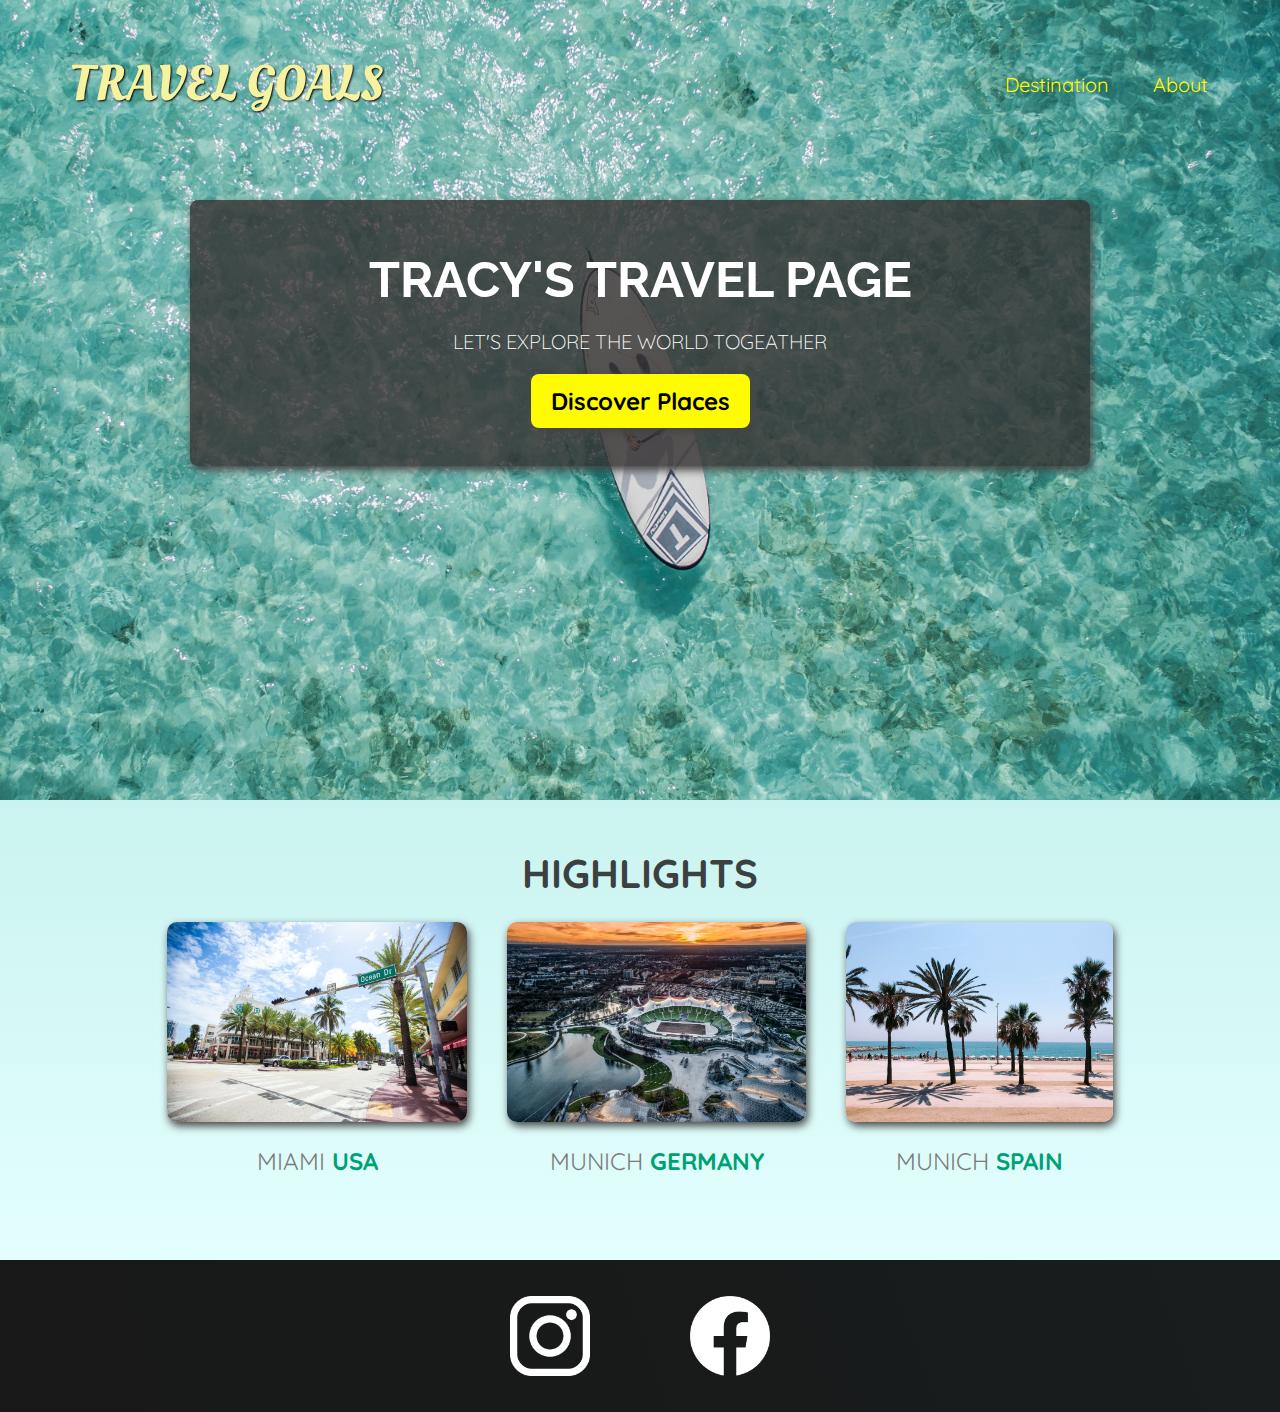
<file: index.html>
<!DOCTYPE html>
<html lang="en">
  <head>
    <meta charset="UTF-8" />
    <meta http-equiv="X-UA-Compatible" content="IE=edge" />
    <meta name="viewport" content="width=device-width, initial-scale=1.0" />
    <link
      href="https://fonts.googleapis.com/css2?family=Raleway:wght@700&family=Oleo+Script:wght@700&family=Quicksand:wght@300;500;700&display=swap"
      rel="stylesheet"
    />
    <link rel="stylesheet" href="shared.css" />
    <link rel="stylesheet" href="styles.css" />
    <title>Travel Goals</title>
  </head>
  <body>
    <header>
      <div id="page-logo">
        <a href="/index.html">Travel Goals</a>
      </div>
      <nav>
        <ul>
          <li><a href="/places.html">Destination</a></li>
          <li><a href="">About</a></li>
        </ul>
      </nav>
    </header>
    <main>
      <section id="hero">
        <div id="hero-content">
          <h1>Tracy's Travel Page</h1>
          <p>Let's explore the world togeather</p>
          <a href="/places.html">Discover Places</a>
        </div>
      </section>
      <section id="highlights">
        <h2>Highlights</h2>
        <ul id="destinations">
          <li class="destination">
            <img
              src="/images//places//miami.jpg"
              alt="streets of miami of sunny day"
            />
            <p>Miami <strong>USA</strong></p>
          </li>
          <li class="destination">
            <img
              src="/images//places//munich.jpg"
              alt="Munich stadium in winter"
            />
            <p>Munich <strong>Germany</strong></p>
          </li>
          <li class="destination">
            <img
              src="/images//places//barcelona.jpg"
              alt="Palm beach in barcelona"
            />
            <p>Munich <strong>Spain</strong></p>
          </li>
        </ul>
      </section>
    </main>
    <footer>
      <ul>
        <li>
          <a href="https://www.instagram.com"
            ><img src="/images/icon/insta.png" alt="instagram logo"
          /></a>
        </li>
        <li>
          <a href="https://www.facebook.com"
            ><img src="/images/icon/facebook.png" alt="facebook logo"
          /></a>
        </li>
      </ul>
    </footer>
  </body>
</html>
</file>
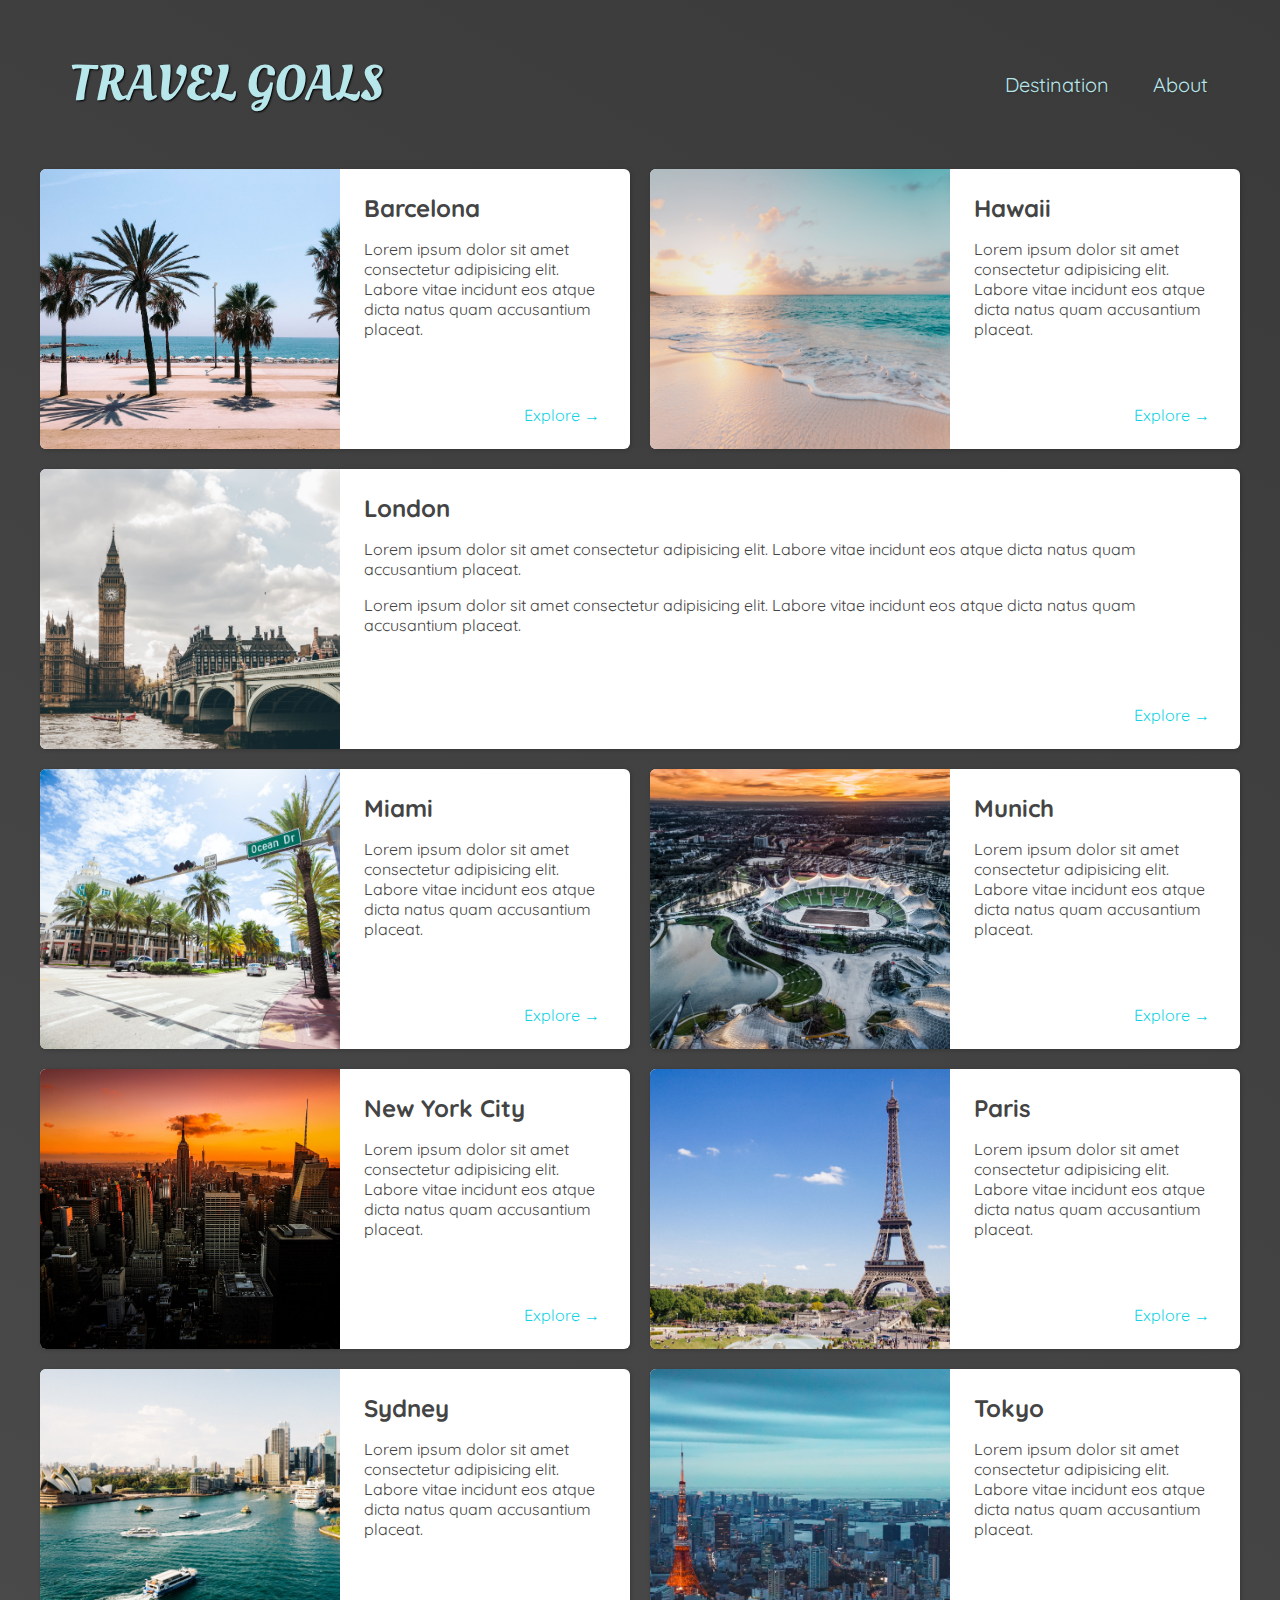
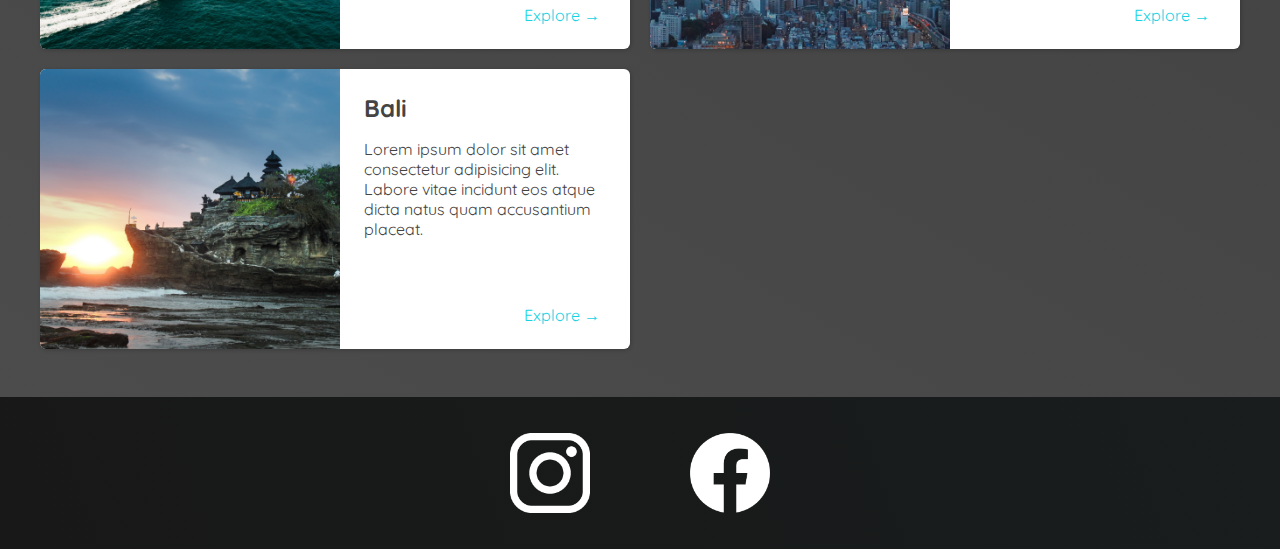
<file: places.html>
<!DOCTYPE html>
<html lang="en">
  <head>
    <meta charset="UTF-8" />
    <meta http-equiv="X-UA-Compatible" content="IE=edge" />
    <meta name="viewport" content="width=device-width, initial-scale=1.0" />
    <link
      href="https://fonts.googleapis.com/css2?family=Raleway:wght@700&family=Oleo+Script:wght@700&family=Quicksand:wght@300;500;700&display=swap"
      rel="stylesheet"
    />
    <link rel="stylesheet" href="shared.css" />
    <link rel="stylesheet" href="places.css" />
    <title>Travel Goals</title>
  </head>
  <body>
    <header>
      <div id="page-logo">
        <a href="/index.html">Travel Goals</a>
      </div>
      <nav>
        <ul>
          <li><a href="/places.html">Destination</a></li>
          <li><a href="">About</a></li>
        </ul>
      </nav>
    </header>
    <main>
      <ul>
        <li>
          <img src="images/places/barcelona.jpg" alt="City of Barcelona" />
          <div class="item-content">
            <div>
              <h2>Barcelona</h2>
              <p>
                Lorem ipsum dolor sit amet consectetur adipisicing elit. Labore
                vitae incidunt eos atque dicta natus quam accusantium placeat.
              </p>
            </div>
            <div class="actions">
              <a href="https://en.wikipedia.org/wiki/Barcelona">Explore &#x2192</a>
            </div>
          </div>
        </li>
        <li>
          <img src="images/places/hawaii.jpg" alt="Hawaii beach" />
          <div class="item-content">
            <div>
              <h2>Hawaii</h2>
              <p>
                Lorem ipsum dolor sit amet consectetur adipisicing elit. Labore
                vitae incidunt eos atque dicta natus quam accusantium placeat.
              </p>
            </div>
            <div class="actions">
              <a href="https://en.wikipedia.org/wiki/Hawaii">Explore &#x2192</a>
            </div>
          </div>
        </li>
        <li>
          <img src="images/places/london.jpg" alt="London city" />
          <div class="item-content">
            <div>
              <h2>London</h2>
              <p>
                Lorem ipsum dolor sit amet consectetur adipisicing elit. Labore
                vitae incidunt eos atque dicta natus quam accusantium placeat.
              </p>
              <p>
                Lorem ipsum dolor sit amet consectetur adipisicing elit. Labore
                vitae incidunt eos atque dicta natus quam accusantium placeat.
              </p>
            </div>
            <div class="actions">
              <a href="https://en.wikipedia.org/wiki/London">Explore &#x2192</a>
            </div>
          </div>
        </li>
        <li>
          <img src="images/places/miami.jpg" alt="Miami streets" />
          <div class="item-content">
            <div>
              <h2>Miami</h2>
              <p>
                Lorem ipsum dolor sit amet consectetur adipisicing elit. Labore
                vitae incidunt eos atque dicta natus quam accusantium placeat.
              </p>
            </div>
            <div class="actions">
              <a href="https://en.wikipedia.org/wiki/Miami">Explore &#x2192</a>
            </div>
          </div>
        </li>
        <li>
          <img src="images/places/munich.jpg" alt="Munich football stadium" />
          <div class="item-content">
            <div>
              <h2>Munich</h2>
              <p>
                Lorem ipsum dolor sit amet consectetur adipisicing elit. Labore
                vitae incidunt eos atque dicta natus quam accusantium placeat.
              </p>
            </div>
            <div class="actions">
              <a href="https://en.wikipedia.org/wiki/Munich">Explore &#x2192</a>
            </div>
          </div>
        </li>
        <li>
          <img src="images/places/new-york-city.jpg" alt="New York City skyline" />
          <div class="item-content">
            <div>
              <h2>New York City</h2>
              <p>
                Lorem ipsum dolor sit amet consectetur adipisicing elit. Labore
                vitae incidunt eos atque dicta natus quam accusantium placeat.
              </p>
            </div>
            <div class="actions">
              <a href="https://en.wikipedia.org/wiki/New_York_City"
                >Explore &#x2192</a
              >
            </div>
          </div>
        </li>
        <li>
          <img src="images/places/paris.jpg" alt="Paris city" />
          <div class="item-content">
            <div>
              <h2>Paris</h2>
              <p>
                Lorem ipsum dolor sit amet consectetur adipisicing elit. Labore
                vitae incidunt eos atque dicta natus quam accusantium placeat.
              </p>
            </div>
            <div class="actions">
              <a href="https://en.wikipedia.org/wiki/Paris">Explore &#x2192</a>
            </div>
          </div>
        </li>
        <li>
          <img src="images/places/sydney.jpg" alt="Sydney beach" />
          <div class="item-content">
            <div>
              <h2>Sydney</h2>
              <p>
                Lorem ipsum dolor sit amet consectetur adipisicing elit. Labore
                vitae incidunt eos atque dicta natus quam accusantium placeat.
              </p>
            </div>
            <div class="actions">
              <a href="https://en.wikipedia.org/wiki/Sydney">Explore &#x2192</a>
            </div>
          </div>
        </li>
        <li>
          <img src="images/places/tokyo.jpg" alt="Tokyo skyline" />
          <div class="item-content">
            <div>
              <h2>Tokyo</h2>
              <p>
                Lorem ipsum dolor sit amet consectetur adipisicing elit. Labore
                vitae incidunt eos atque dicta natus quam accusantium placeat.
              </p>
            </div>
            <div class="actions">
              <a href="https://en.wikipedia.org/wiki/Tokyo">Explore &#x2192</a>
            </div>
          </div>
        </li>
        <li>
          <img src="images/places/bali.jpg" alt="Bali beach" />
          <div class="item-content">
            <div>
              <h2>Bali</h2>
              <p>
                Lorem ipsum dolor sit amet consectetur adipisicing elit. Labore
                vitae incidunt eos atque dicta natus quam accusantium placeat.
              </p>
            </div>
            <div class="actions">
              <a href="https://en.wikipedia.org/wiki/Bali">Explore &#x2192</a>
            </div>
          </div>
        </li>
      </ul>
    </main>
    <footer>
      <ul>
        <li>
          <a href="https://www.instagram.com"
            ><img src="/images/icon/insta.png" alt="instagram logo"
          /></a>
        </li>
        <li>
          <a href="https://www.facebook.com"
            ><img src="/images/icon/facebook.png" alt="facebook logo"
          /></a>
        </li>
      </ul>
    </footer>
  </body>
</html>
</file>
<file: shared.css>
body {
  font-family: "Quicksand", sans-serif;
  margin: 0;
}


ul {
  list-style: none;
  margin: 0;
  padding: 0;
}

header {
  display: flex;
  justify-content: space-between;
  align-items: center;
  padding: 50px 60px;
  position: absolute;
  width: 100%;
  top: 0;
  left: 0;
  box-sizing: border-box;
}


#page-logo a {
padding: 10px;
font-family:"Oleo Script", sans-serif;
color: rgb(245, 243, 160);
font-size: 50px;
text-decoration: none;
text-transform: uppercase;
text-shadow: 1px 1px 2px rgb(0, 0, 0);
}


header ul {
  display: flex;
}

header li {
  margin-left: 20px;
}

header a {
  text-decoration: none;
  color: rgb(255, 251, 0);
  font-size: 20px;
  padding: 12px;
  text-shadow: 1px 1px 2px rgba(0, 0, 0, 0.2);
  border-radius: 6px;
}

header nav a:hover {
  color: rgb(77, 77, 77);
  background-color: rgb(255, 251, 0);
}

footer {
  background: linear-gradient(70deg, rgb(24, 24, 24), rgb(25, 29, 29));
padding: 36px 0;
}

footer ul {
  display: flex;
  justify-content: center;
}


footer li {
  width: 80px;
  height: 80px;
  margin: 0 50px;
}

footer img {
  width: 100%;
  height: 100%;
}
</file>
<file: styles.css>
#hero {
height: 800px;
background-image: url("/images/places/ocean.jpg");
background-position: center;
background-size: cover;
}

#hero-content {
  width: 900px;
  background-color: rgba(51, 47, 47, 0.8);
  box-shadow: 2px 4px 8px rgb(68, 67, 67);
  border-radius: 8px;
  text-align: center;
  padding: 50px 0;
  margin: 0 auto;
  position: relative;
  top: 200px;
}

#hero-content h1 {
  color: white;
  text-transform: uppercase;
  font-size: 50px;
  font-family: "Raleway",sans-serif;
  margin: 0;
}

#hero-content p {
  color: white;
  text-transform: uppercase;
  font-size: 20px;
  font-weight: 300;
  margin-bottom: 32px;
}

#hero-content a {
  text-decoration: none;
  background-color: rgb(255, 251, 0);
  padding: 12px 20px;
  color: black;
  font-size: 24px;
  font-weight: bold;
  border-radius: 8px;
  box-shadow: 2px 4px 8px rgb(68, 67, 67);

}

#hero-content a:hover {
  background-color: rgb(255, 238, 0);
}

#highlights {
  padding: 24px;
  background: linear-gradient(0deg, rgb(227 , 255, 253), rgb(202, 243, 240));
}

#highlights h2 {
text-transform: uppercase;
text-align: center;
font-size: 40px;
color: rgb(59, 65, 64);
margin: 24px 0;
}

#destinations {
  display: flex;
  width: 90%;
  margin: auto;
  margin-bottom: 40px;
  justify-content: center;
}

.destination {
  margin: 0 20px;
  text-transform: uppercase;
}

.destination p {
  text-align: center;
  font-size: 24px;
  color: rgb(124, 123, 123);
  margin: 20px 0;
}

.destination img {
height: 200px;
width: 100%;
box-shadow: 2px 4px 8px rgb(68, 67, 67);
border-radius: 10px;
object-fit: cover;
}

.destination strong {
  color: rgb(0, 160, 117);
}
</file>
<file: places.css>
body {
  background: linear-gradient(30deg, rgb(77, 77, 77), rgb(58, 58, 58));
  color: rgb(68, 68, 68);
}

#page-logo a {
 color: rgb(183, 230, 235);
}

header {
  position: static;
}

header a {
  color: rgb(183, 230, 235);
}

header nav a:hover {
  background-color: rgb(183, 230, 235);
  color: rgb(59, 59, 59);
}

main ul {
  width: 1200px;
  margin: 0 auto 48px auto;
  display: grid;
  grid-template-columns: 1fr 1fr;
  gap: 20px 20px;
}

li:nth-of-type(3) {
  grid-column: 1 / span 2;
}



main li {
  display: flex;
  background-color: white;
  box-shadow: 1px 1px 4px rgba(0, 0, 0, 0.2);
  border-radius: 6px;
  overflow: hidden;
}

main li img {
  width: 300px;
  height: 280px;
  object-fit: cover;
}

.item-content {
  padding: 24px;
  display: flex;
  flex-direction: column;
  justify-content: space-between;
}

.item-content h2 {
  margin: 0;
}

.actions {
  text-align: right;
}

.actions a {
  text-decoration: none;
  padding: 6px;
  color: rgb(22, 211, 228);
  border-radius: 5px;
}

.actions a:hover {
  background-color: rgb(235, 253, 255);
}
</file>
